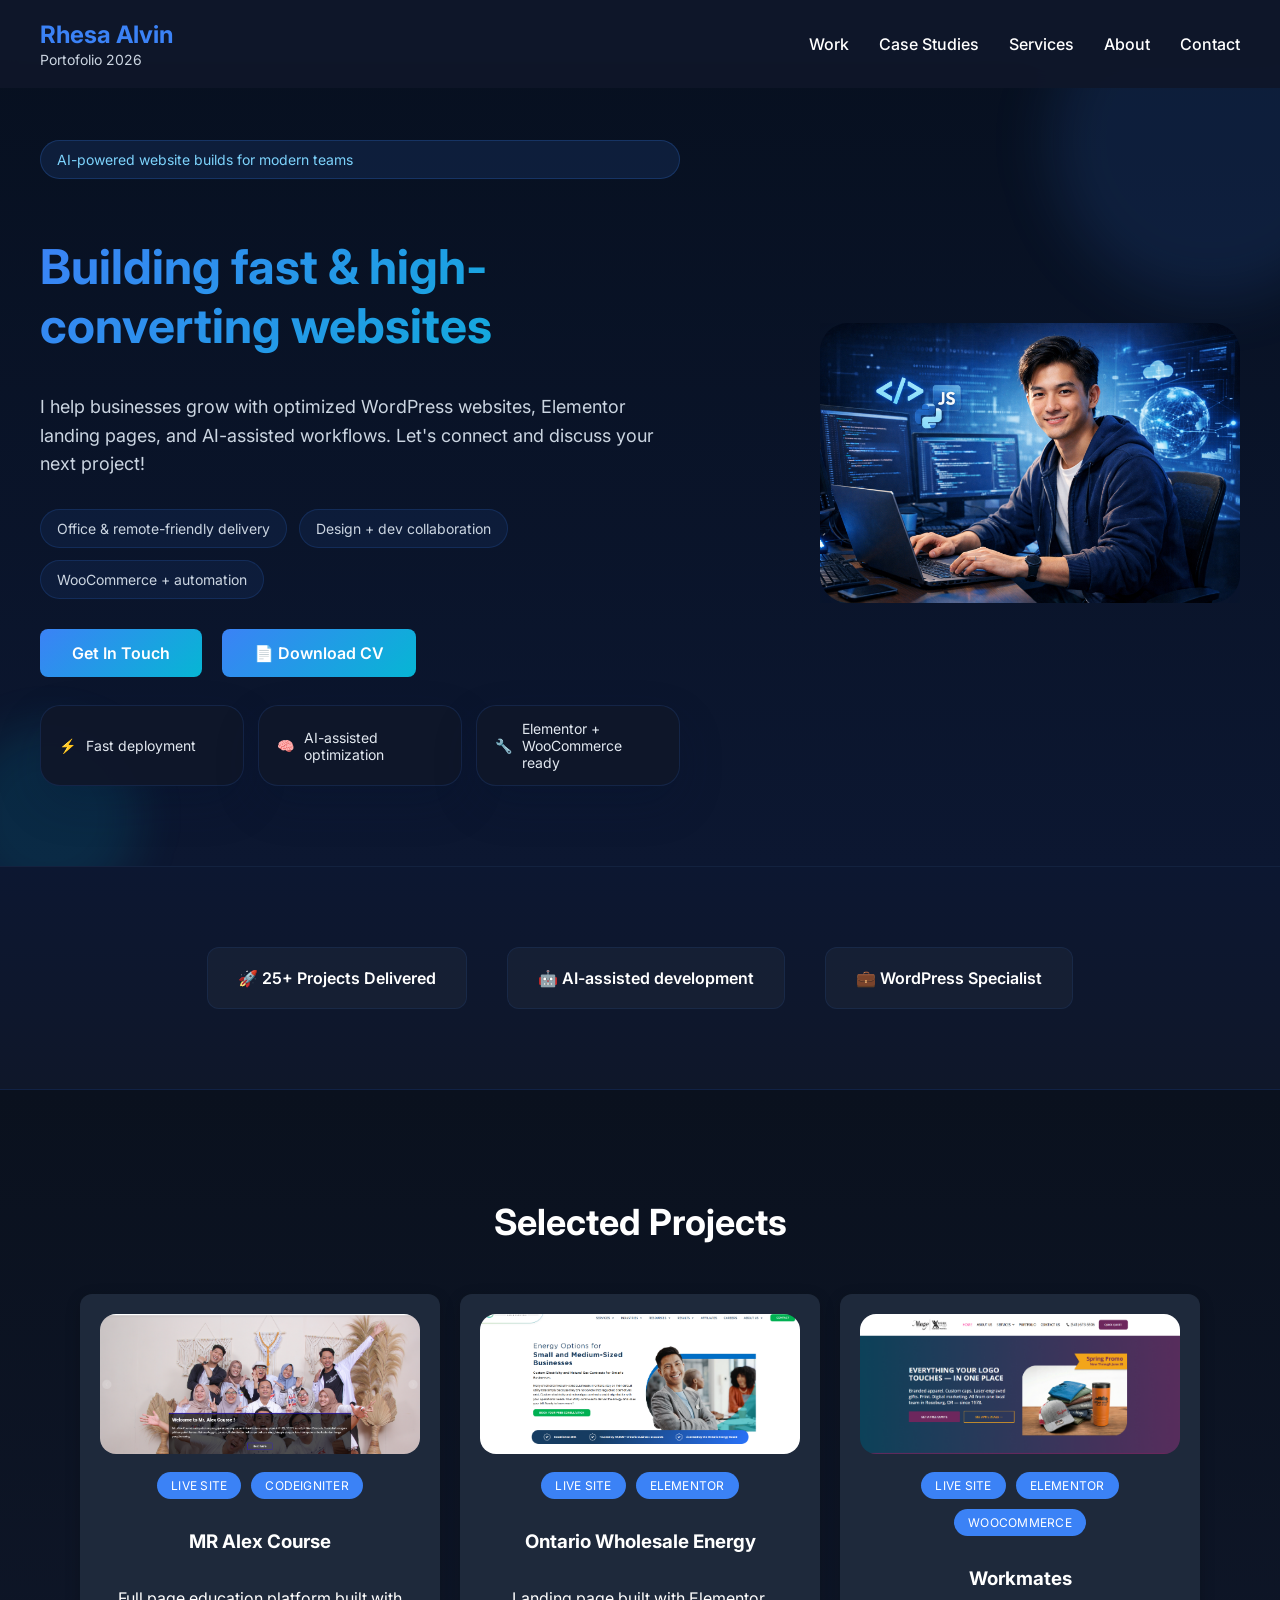
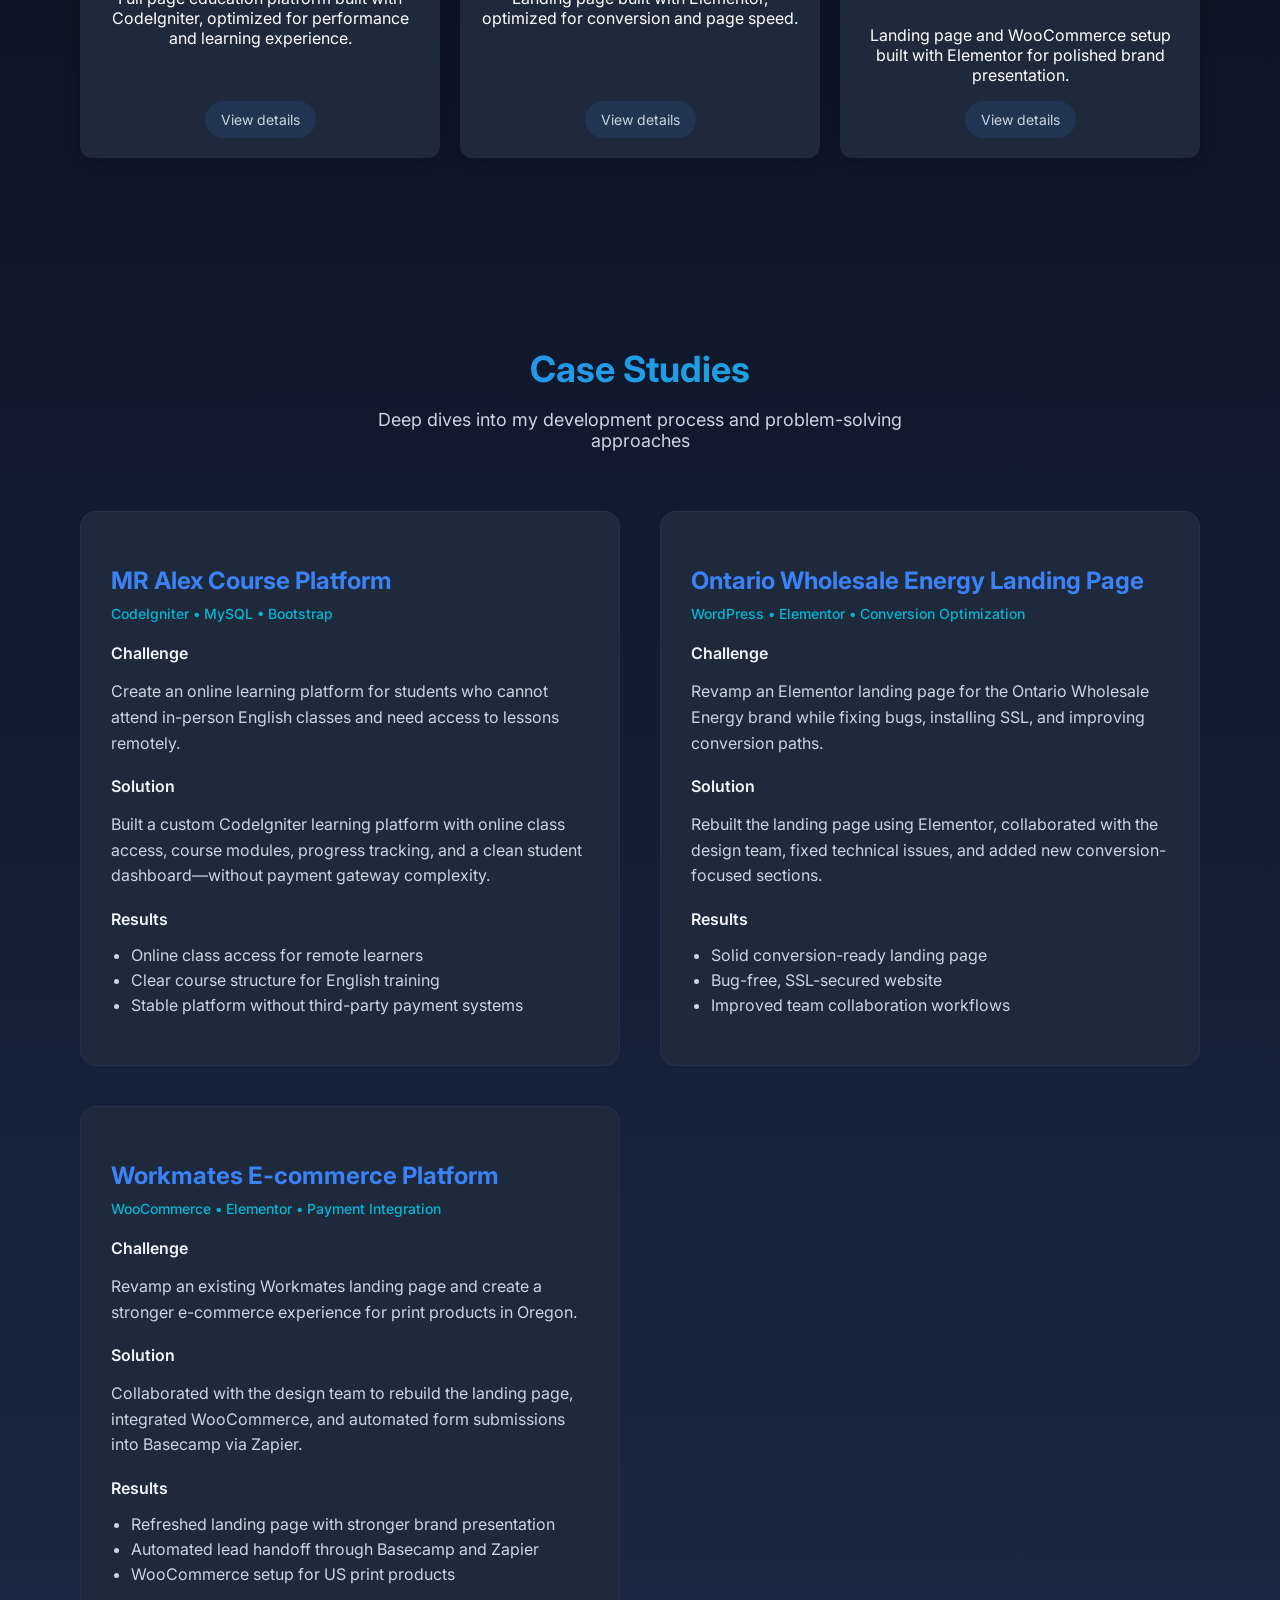
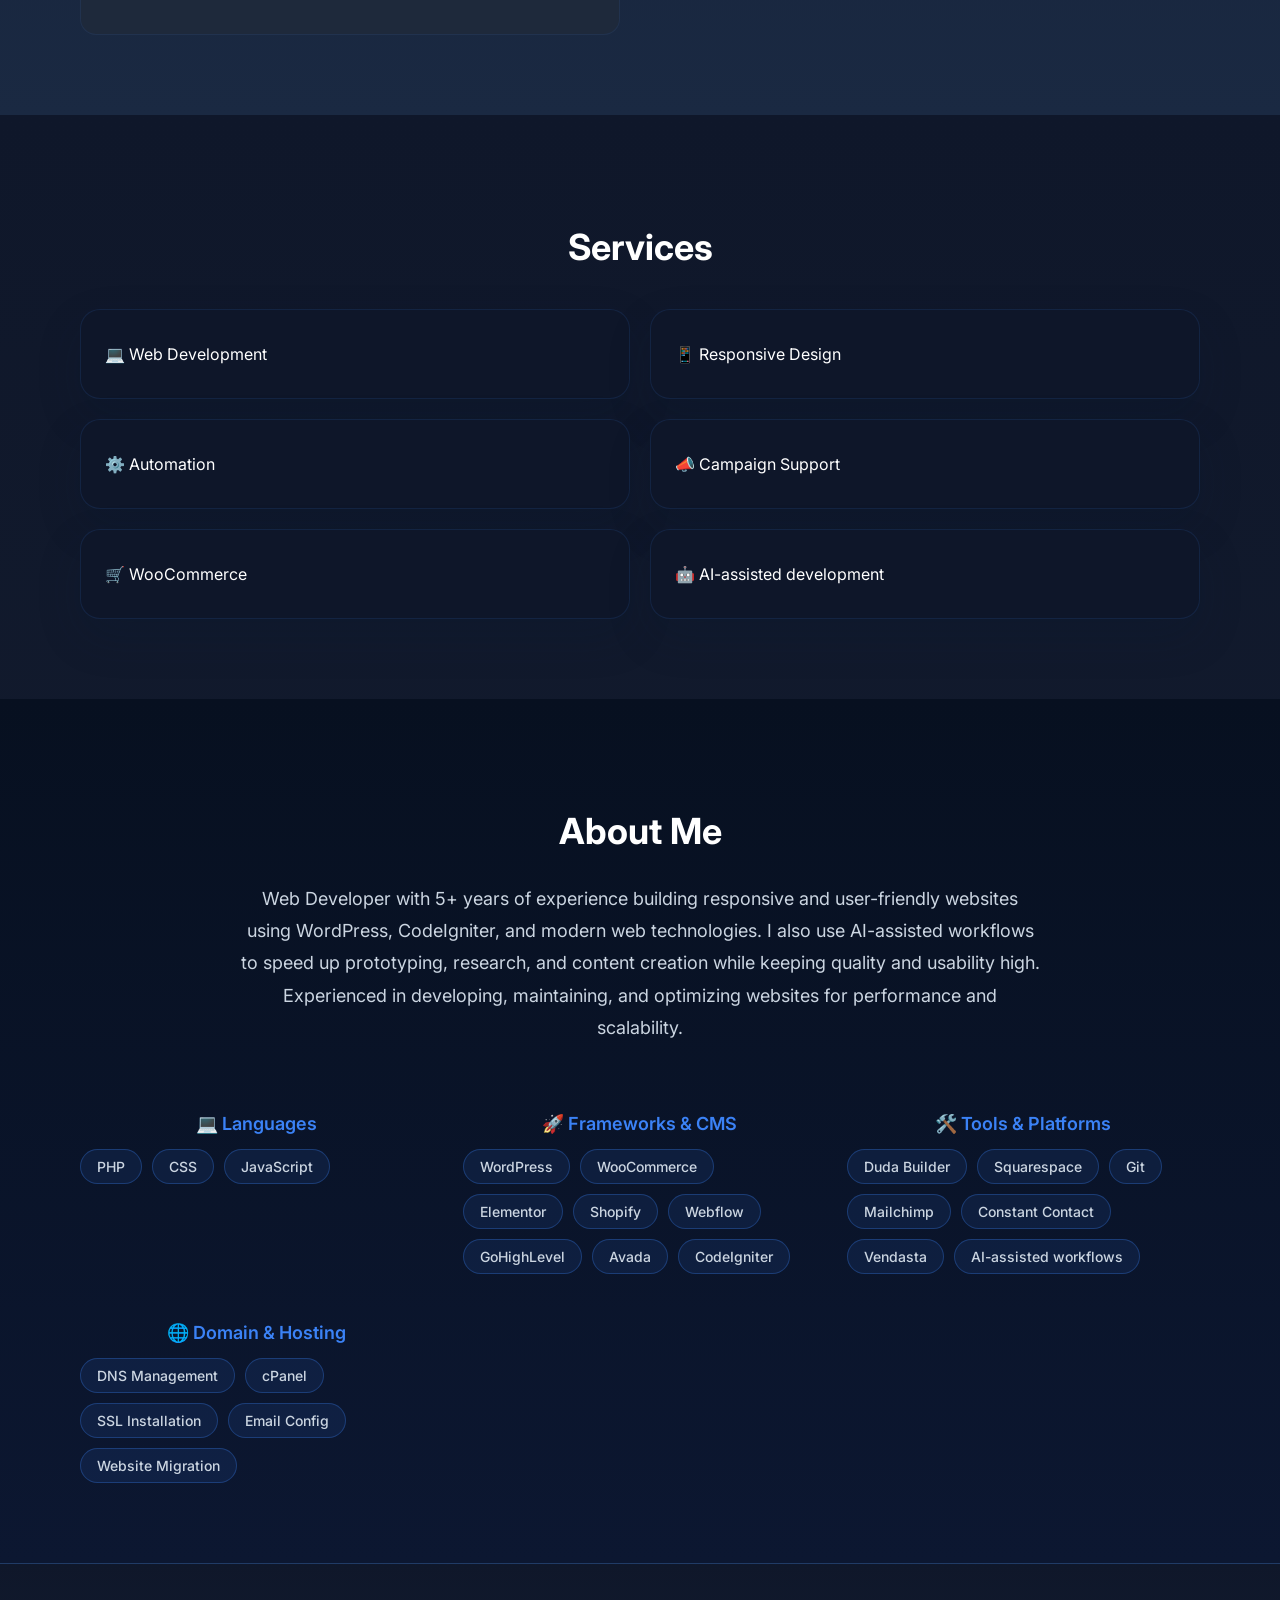
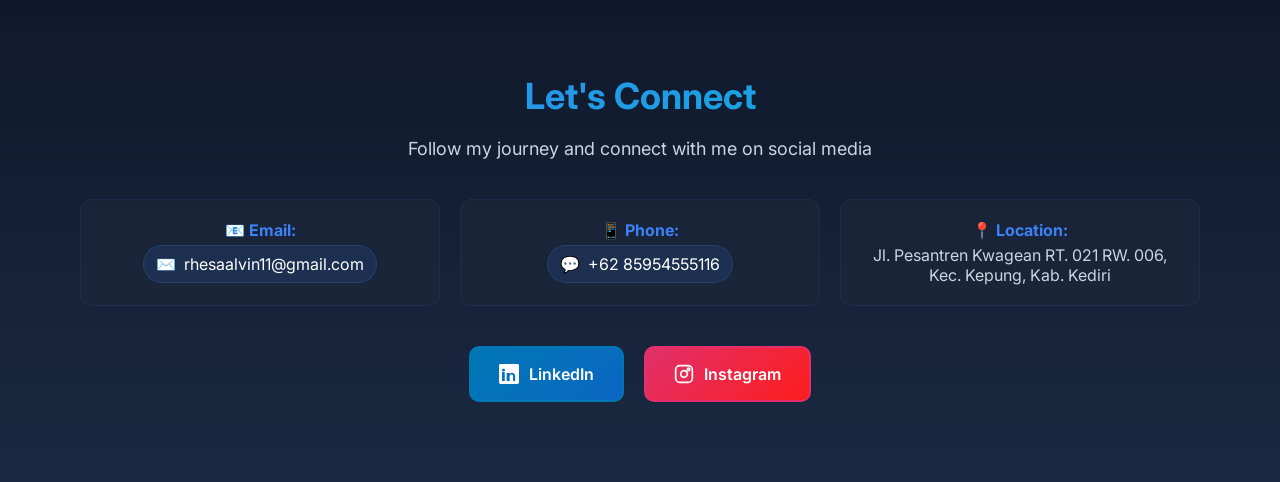
<file: index.html>
<!DOCTYPE html>
<html lang="en">
<head>
  <meta charset="UTF-8" />
  <meta name="viewport" content="width=device-width, initial-scale=1.0"/>
  <title>Rhesa Alvin | Web Developer</title>
<!-- Google tag (gtag.js) -->
<script async src="https://www.googletagmanager.com/gtag/js?id=G-L06T5509WV"></script>
<script>
  window.dataLayer = window.dataLayer || [];
  function gtag(){dataLayer.push(arguments);}
  gtag('js', new Date());

  gtag('config', 'G-L06T5509WV');
</script>
  <link rel="icon" type="image/svg+xml" href="data:image/svg+xml,<svg xmlns='http://www.w3.org/2000/svg' viewBox='0 0 100 100'><rect fill='%233b82f6' width='100' height='100'/><text x='50' y='65' font-size='60' font-weight='bold' fill='white' text-anchor='middle'>R</text></svg>">
  <link rel="stylesheet" href="style.css"/>
  <link href="https://fonts.googleapis.com/css2?family=Inter:wght@300;400;600;700&display=swap" rel="stylesheet">
</head>

<body>

<nav class="navbar">
  <div class="logo">Rhesa Alvin<br><span class="logo-subtitle">Portofolio 2026</span></div>
  <div class="nav-container">
    <ul class="nav-links">
      <li><a href="#projects">Work</a></li>
      <li><a href="#case-studies">Case Studies</a></li>
      <li><a href="#services">Services</a></li>
      <li><a href="#about">About</a></li>
      <li><a href="#contact">Contact</a></li>
    </ul>
    <div class="hamburger" id="hamburger">
      <span></span>
      <span></span>
      <span></span>
    </div>
  </div>
</nav>

<section class="hero">
  <div class="hero-inner">
    <div class="hero-content">
      <div class="hero-tag">AI-powered website builds for modern teams</div>
      <h1>Building fast & high-converting websites</h1>
      <p>I help businesses grow with optimized WordPress websites, Elementor landing pages, and AI-assisted workflows. Let's connect and discuss your next project!</p>
      <div class="hero-feature-list">
        <span>Office & remote-friendly delivery</span>
        <span>Design + dev collaboration</span>
        <span>WooCommerce + automation</span>
      </div>
      <div class="hero-buttons">
        <a href="mailto:rhesaalvin11@gmail.com" class="btn btn-primary">Get In Touch</a>
        <a href="assets/Rhesa_Alvin_Web_Developer_CV_2026.pdf" download class="btn btn-secondary">📄 Download CV</a>
      </div>
      <div class="hero-highlights">
        <div class="hero-chip"><span>⚡</span> Fast deployment</div>
        <div class="hero-chip"><span>🧠</span> AI-assisted optimization</div>
        <div class="hero-chip"><span>🔧</span> Elementor + WooCommerce ready</div>
      </div>
    </div>
    <div class="hero-image">
      <img src="assets/Confident programmer at modern workstation.png" alt="Confident programmer at modern workstation" class="hero-visual" />
    </div>
  </div>
</section>

<section class="stats">
  <div>🚀 25+ Projects Delivered</div>
  <div>🤖 AI-assisted development</div>
  <div>💼 WordPress Specialist</div>
</section>

<section id="projects" class="projects">
  <h2>Selected Projects</h2>

  <div class="project-grid">

    <div class="card project-card" data-title="MR Alex Course" data-description="Full page education platform built with CodeIgniter, optimized for performance and learning experience." data-tech="CodeIgniter" data-link="https://mralexcourse.co.id" data-screenshot="assets/mralexcourse-co-id.png">
      <div class="project-preview">
        <img src="assets/mr%20alex%20thumbnail.png" alt="MR Alex Course thumbnail">
      </div>
      <div>
        <div class="project-badges">
          <span class="project-badge">Live site</span>
          <span class="project-badge">CodeIgniter</span>
        </div>
        <h3>MR Alex Course</h3>
        <p>Full page education platform built with CodeIgniter, optimized for performance and learning experience.</p>
      </div>
      <span class="project-action">View details</span>
    </div>

    <div class="card project-card" data-title="Ontario Wholesale Energy" data-description="Landing page built with Elementor, optimized for conversion and page speed." data-tech="Elementor" data-link="https://ontariowholesaleenergy.com" data-screenshot="assets/ontariowholesaleenergy.png">
      <div class="project-preview">
        <img src="assets/ontario-thumbnail.png" alt="Ontario Wholesale Energy thumbnail">
      </div>
      <div>
        <div class="project-badges">
          <span class="project-badge">Live site</span>
          <span class="project-badge">Elementor</span>
        </div>
        <h3>Ontario Wholesale Energy</h3>
        <p>Landing page built with Elementor, optimized for conversion and page speed.</p>
      </div>
      <span class="project-action">View details</span>
    </div>

    <div class="card project-card" data-title="Workmates" data-description="Landing page and WooCommerce setup built with Elementor for polished brand presentation." data-tech="Elementor, WooCommerce" data-link="https://workmates.net" data-screenshot="assets/workmates.net.png">
      <div class="project-preview">
        <img src="assets/workmates-thumbnail.png" alt="Workmates thumbnail">
      </div>
      <div>
        <div class="project-badges">
          <span class="project-badge">Live site</span>
          <span class="project-badge">Elementor</span>
          <span class="project-badge">WooCommerce</span>
        </div>
        <h3>Workmates</h3>
        <p>Landing page and WooCommerce setup built with Elementor for polished brand presentation.</p>
      </div>
      <span class="project-action">View details</span>
    </div>
  </div>
</section>

<section id="case-studies" class="case-studies">
  <h2>Case Studies</h2>
  <p>Deep dives into my development process and problem-solving approaches</p>

  <div class="case-study-grid">
    <div class="case-study-card">
      <div class="case-study-header">
        <h3>MR Alex Course Platform</h3>
        <span class="case-study-tech">CodeIgniter • MySQL • Bootstrap</span>
      </div>
      <div class="case-study-content">
        <h4>Challenge</h4>
        <p>Create an online learning platform for students who cannot attend in-person English classes and need access to lessons remotely.</p>
        <h4>Solution</h4>
        <p>Built a custom CodeIgniter learning platform with online class access, course modules, progress tracking, and a clean student dashboard—without payment gateway complexity.</p>
        <h4>Results</h4>
        <ul>
          <li>Online class access for remote learners</li>
          <li>Clear course structure for English training</li>
          <li>Stable platform without third-party payment systems</li>
        </ul>
      </div>
    </div>

    <div class="case-study-card">
      <div class="case-study-header">
        <h3>Ontario Wholesale Energy Landing Page</h3>
        <span class="case-study-tech">WordPress • Elementor • Conversion Optimization</span>
      </div>
      <div class="case-study-content">
        <h4>Challenge</h4>
        <p>Revamp an Elementor landing page for the Ontario Wholesale Energy brand while fixing bugs, installing SSL, and improving conversion paths.</p>
        <h4>Solution</h4>
        <p>Rebuilt the landing page using Elementor, collaborated with the design team, fixed technical issues, and added new conversion-focused sections.</p>
        <h4>Results</h4>
        <ul>
          <li>Solid conversion-ready landing page</li>
          <li>Bug-free, SSL-secured website</li>
          <li>Improved team collaboration workflows</li>
        </ul>
      </div>
    </div>

    <div class="case-study-card">
      <div class="case-study-header">
        <h3>Workmates E-commerce Platform</h3>
        <span class="case-study-tech">WooCommerce • Elementor • Payment Integration</span>
      </div>
      <div class="case-study-content">
        <h4>Challenge</h4>
        <p>Revamp an existing Workmates landing page and create a stronger e-commerce experience for print products in Oregon.</p>
        <h4>Solution</h4>
        <p>Collaborated with the design team to rebuild the landing page, integrated WooCommerce, and automated form submissions into Basecamp via Zapier.</p>
        <h4>Results</h4>
        <ul>
          <li>Refreshed landing page with stronger brand presentation</li>
          <li>Automated lead handoff through Basecamp and Zapier</li>
          <li>WooCommerce setup for US print products</li>
        </ul>
      </div>
    </div>
  </div>
</section>

<div class="project-modal" id="projectModal" aria-hidden="true">
  <div class="modal-backdrop" id="modalBackdrop"></div>
  <div class="modal-card">
    <button class="modal-close" id="modalClose" aria-label="Close project preview">×</button>
    <div class="modal-image" id="modalImage"></div>
    <div class="modal-copy">
      <h3 id="modalTitle">Project Title</h3>
      <p id="modalDescription">Project description will appear here.</p>
      <div class="modal-tech" id="modalTech"></div>
      <a id="modalLink" href="#" target="_blank" class="btn btn-primary">Open project</a>
    </div>
  </div>
</div>

<section id="services" class="services">
  <h2>Services</h2>

  <div class="service-grid">
    <div class="service">💻 Web Development</div>
    <div class="service">📱 Responsive Design</div>
    <div class="service">⚙️ Automation</div>
    <div class="service">📣 Campaign Support</div>
    <div class="service">🛒 WooCommerce</div>
    <div class="service">🤖 AI-assisted development</div>
  </div>
</section>

<section id="about" class="about">
  <h2>About Me</h2>
  <p>
    Web Developer with 5+ years of experience building responsive and user-friendly websites using
    WordPress, CodeIgniter, and modern web technologies. I also use AI-assisted workflows to speed up
    prototyping, research, and content creation while keeping quality and usability high. Experienced in
    developing, maintaining, and optimizing websites for performance and scalability.
  </p>
  <div class="skills-grid">
    <div class="skill-category">
      <h3>💻 Languages</h3>
      <div class="skill-tags">
        <span class="skill-tag">PHP</span>
        <span class="skill-tag">CSS</span>
        <span class="skill-tag">JavaScript</span>
      </div>
    </div>
    <div class="skill-category">
      <h3>🚀 Frameworks & CMS</h3>
      <div class="skill-tags">
        <span class="skill-tag">WordPress</span>
        <span class="skill-tag">WooCommerce</span>
        <span class="skill-tag">Elementor</span>
        <span class="skill-tag">Shopify</span>
        <span class="skill-tag">Webflow</span>
        <span class="skill-tag">GoHighLevel</span>
        <span class="skill-tag">Avada</span>
        <span class="skill-tag">CodeIgniter</span>
      </div>
    </div>
    <div class="skill-category">
      <h3>🛠️ Tools & Platforms</h3>
      <div class="skill-tags">
        <span class="skill-tag">Duda Builder</span>
        <span class="skill-tag">Squarespace</span>
        <span class="skill-tag">Git</span>
        <span class="skill-tag">Mailchimp</span>
        <span class="skill-tag">Constant Contact</span>
        <span class="skill-tag">Vendasta</span>
        <span class="skill-tag">AI-assisted workflows</span>
      </div>
    </div>
    <div class="skill-category">
      <h3>🌐 Domain & Hosting</h3>
      <div class="skill-tags">
        <span class="skill-tag">DNS Management</span>
        <span class="skill-tag">cPanel</span>
        <span class="skill-tag">SSL Installation</span>
        <span class="skill-tag">Email Config</span>
        <span class="skill-tag">Website Migration</span>
      </div>
    </div>
  </div>
</section>

<section id="contact" class="contact">
  <h2>Let's Connect</h2>
  <p>Follow my journey and connect with me on social media</p>
  <div class="contact-info">
    <div class="contact-item">
      <strong>📧 Email:</strong> <a href="mailto:rhesaalvin11@gmail.com">rhesaalvin11@gmail.com</a>
    </div>
    <div class="contact-item">
      <strong>📱 Phone:</strong> <a href="https://wa.me/6285954555116" target="_blank" rel="noopener noreferrer">+62 85954555116</a>
    </div>
    <div class="contact-item">
      <strong>📍 Location:</strong> Jl. Pesantren Kwagean RT. 021 RW. 006, Kec. Kepung, Kab. Kediri
    </div>
  </div>
  <div class="social-links">
    <a href="https://www.linkedin.com/in/rhesa-alvin-valeriansyah/" target="_blank" class="social-btn linkedin-btn" title="LinkedIn">
      <svg xmlns="http://www.w3.org/2000/svg" width="24" height="24" viewBox="0 0 24 24" fill="currentColor">
        <path d="M20.447 20.452h-3.554v-5.569c0-1.328-.475-2.236-1.986-2.236-1.081 0-1.722.725-2.004 1.424-.103.249-.129.599-.129.949v5.432h-3.554s.047-8.81 0-9.728h3.554v1.375c.427-.659 1.191-1.592 2.897-1.592 2.117 0 3.704 1.381 3.704 4.355v5.59zM5.337 9.052c-1.137 0-1.885-.758-1.885-1.706 0-.975.748-1.707 1.924-1.707 1.177 0 1.886.732 1.906 1.707 0 .948-.729 1.706-1.945 1.706zm1.581 11.4H3.656V9.724h3.262v10.728zM22.224 0H1.771C.792 0 0 .774 0 1.729v20.542C0 23.227.792 24 1.771 24h20.451c.979 0 1.778-.773 1.778-1.729V1.729C24 .774 23.203 0 22.224 0"/>
      </svg>
      LinkedIn
    </a>
    <a href="https://instagram.com/rhesaav" target="_blank" class="social-btn instagram-btn" title="Instagram">
      <svg xmlns="http://www.w3.org/2000/svg" width="24" height="24" viewBox="0 0 24 24" fill="none" stroke="currentColor" stroke-width="2" stroke-linecap="round" stroke-linejoin="round">
        <rect x="2" y="2" width="20" height="20" rx="5" ry="5"/>
        <path d="M16 11.37A4 4 0 1 1 12.63 8 4 4 0 0 1 16 11.37"/>
        <circle cx="17.5" cy="6.5" r="1.5"/>
      </svg>
      Instagram
    </a>
  </div>
</section>

<script src="script.js"></script>
</body>
</html>
</file>
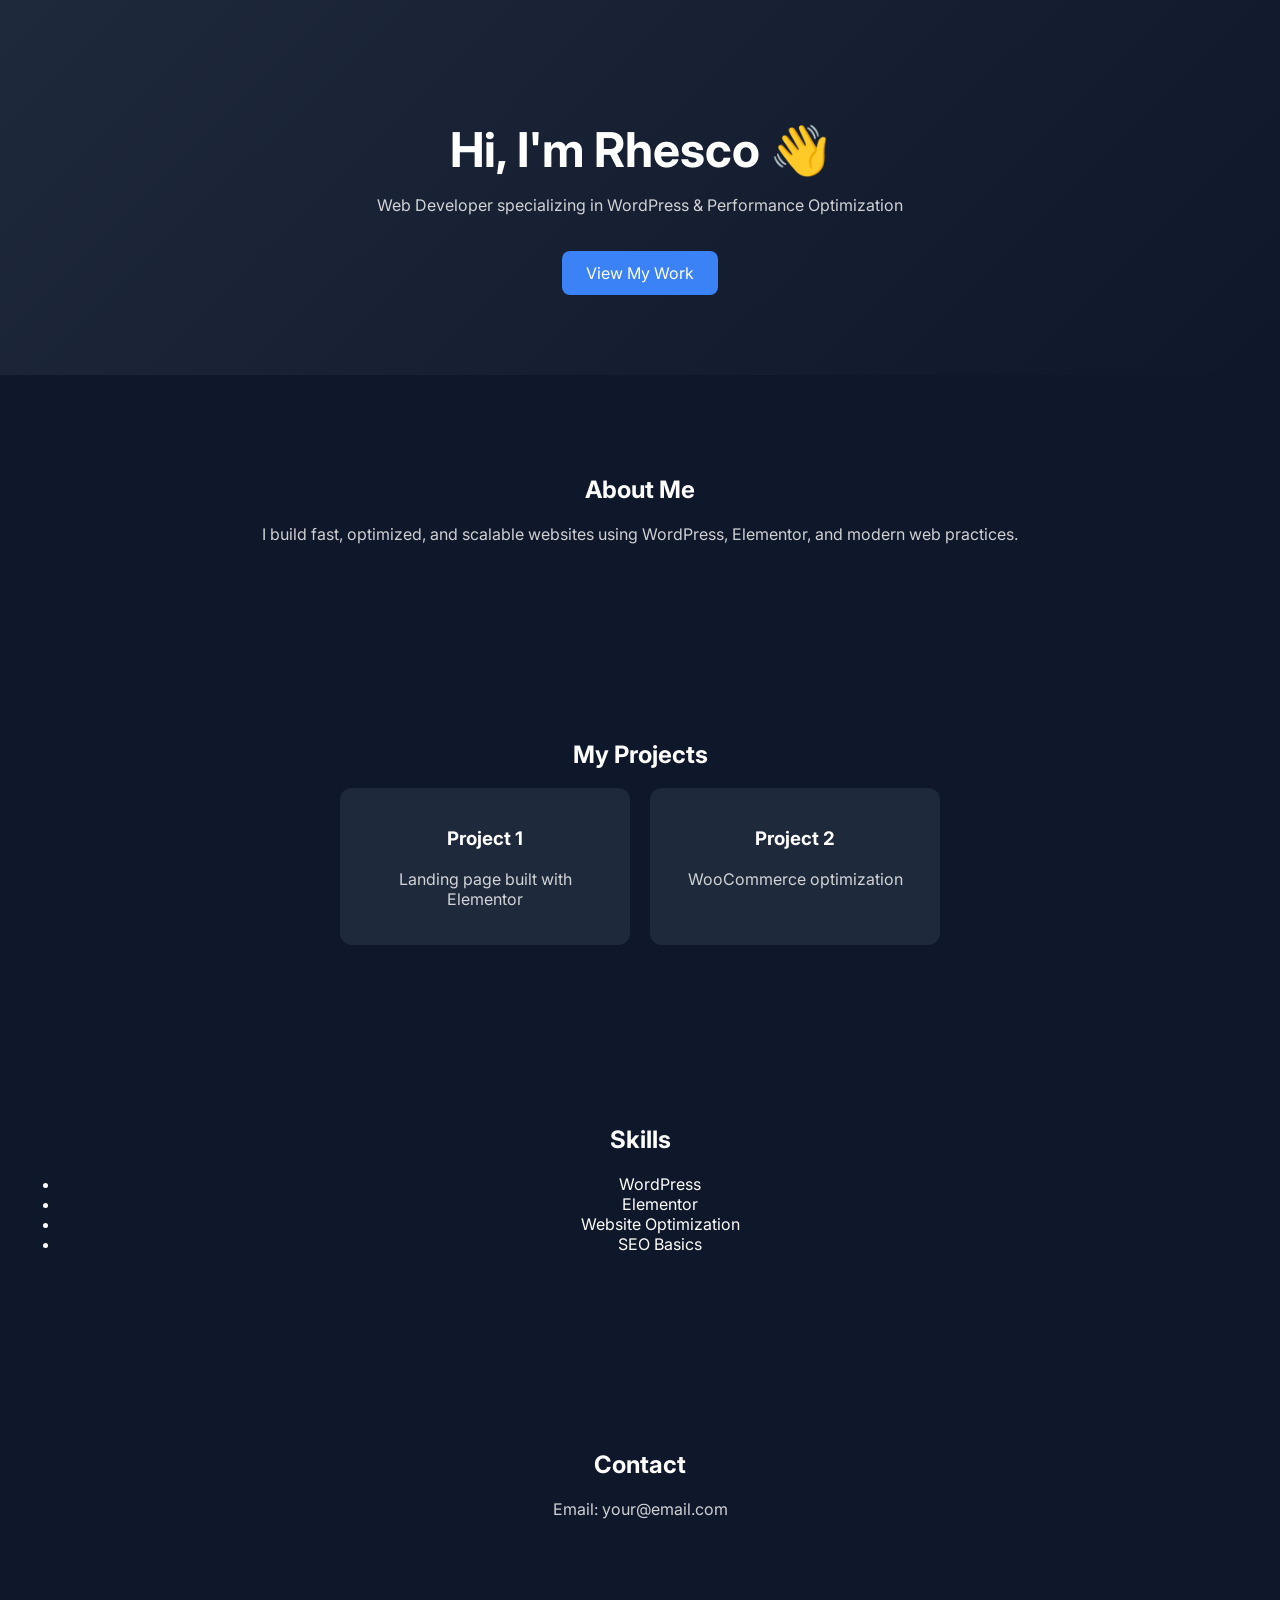
<file: Portofolio/index.html>
<!DOCTYPE html>
<html lang="en">
<head>
  <meta charset="UTF-8" />
  <meta name="viewport" content="width=device-width, initial-scale=1.0"/>
  <title>Rhesco | Web Developer</title>
<!-- Google tag (gtag.js) -->
<script async src="https://www.googletagmanager.com/gtag/js?id=G-L06T5509WV"></script>
<script>
  window.dataLayer = window.dataLayer || [];
  function gtag(){dataLayer.push(arguments);}
  gtag('js', new Date());

  gtag('config', 'G-L06T5509WV');
</script>
  <link rel="stylesheet" href="style.css"/>
  <link href="https://fonts.googleapis.com/css2?family=Inter:wght@300;400;600&display=swap" rel="stylesheet">
</head>
<body>

  <!-- HERO -->
  <section class="hero">
    <h1>Hi, I'm Rhesco 👋</h1>
    <p>Web Developer specializing in WordPress & Performance Optimization</p>
    <a href="#projects" class="btn">View My Work</a>
  </section>

  <!-- ABOUT -->
  <section class="about">
    <h2>About Me</h2>
    <p>
      I build fast, optimized, and scalable websites using WordPress, Elementor, and modern web practices.
    </p>
  </section>

  <!-- PROJECTS -->
  <section id="projects" class="projects">
    <h2>My Projects</h2>
    <div class="project-grid">

      <div class="card">
        <h3>Project 1</h3>
        <p>Landing page built with Elementor</p>
      </div>

      <div class="card">
        <h3>Project 2</h3>
        <p>WooCommerce optimization</p>
      </div>

    </div>
  </section>

  <!-- SKILLS -->
  <section class="skills">
    <h2>Skills</h2>
    <ul>
      <li>WordPress</li>
      <li>Elementor</li>
      <li>Website Optimization</li>
      <li>SEO Basics</li>
    </ul>
  </section>

  <!-- CONTACT -->
  <section class="contact">
    <h2>Contact</h2>
    <p>Email: your@email.com</p>
  </section>

</body>
</html>
</file>
<file: style.css>
*, *::before, *::after {
  box-sizing: border-box;
}

body {
  margin: 0;
  font-family: 'Inter', sans-serif;
  background: #0f172a;
  color: #fff;
  overflow-x: hidden;
}

html {
  scroll-padding-top: 90px;
}

section {
  scroll-margin-top: 90px;
}

/* CONTAINER */
section {
  padding: 80px 40px;
  width: 100%;
}

/* NAVBAR */
.navbar {
  position: fixed;
  width: 100%;
  top: 0;
  padding: 20px 40px;
  display: flex;
  justify-content: space-between;
  align-items: center;
  background: rgba(15, 23, 42, 0.95);
  backdrop-filter: blur(10px);
  z-index: 999;
  box-sizing: border-box;
}

.logo {
  font-weight: 700;
  font-size: 24px;
  color: #3b82f6;
  flex-shrink: 0;
}

.logo-subtitle {
  font-size: 14px;
  color: #cbd5e1;
  font-weight: 400;
  display: block;
  margin-top: 2px;
}

.nav-container {
  display: flex;
  align-items: center;
}

.nav-links {
  display: flex;
  gap: 30px;
  list-style: none;
  margin: 0;
  padding: 0;
}

.nav-links li {
  margin: 0;
}

.nav-links a {
  color: white;
  text-decoration: none;
  transition: color 0.3s ease;
  font-weight: 500;
}

.nav-links a:hover {
  color: #3b82f6;
}

.hamburger {
  display: none;
  flex-direction: column;
  cursor: pointer;
  gap: 4px;
}

.hero-tag {
  display: inline-flex;
  align-items: center;
  gap: 10px;
  background: rgba(59, 130, 246, 0.12);
  color: #7dd3fc;
  border: 1px solid rgba(59, 130, 246, 0.22);
  padding: 10px 16px;
  border-radius: 999px;
  font-size: 14px;
  margin-bottom: 18px;
}

.hero-feature-list {
  display: flex;
  flex-wrap: wrap;
  gap: 12px;
  margin-bottom: 30px;
  justify-content: flex-start;
}

.hero-feature-list span {
  background: rgba(59, 130, 246, 0.08);
  border: 1px solid rgba(59, 130, 246, 0.16);
  color: #cbd5e1;
  padding: 10px 16px;
  border-radius: 999px;
  font-size: 14px;
}

.hero-highlights {
  display: grid;
  grid-template-columns: repeat(3, minmax(0, 1fr));
  gap: 14px;
  margin-top: 28px;
}

.hero-chip {
  display: inline-flex;
  align-items: center;
  gap: 10px;
  padding: 14px 18px;
  border-radius: 20px;
  background: rgba(15, 23, 42, 0.95);
  border: 1px solid rgba(59, 130, 246, 0.14);
  color: #e2e8f0;
  font-size: 14px;
  box-shadow: 0 18px 45px rgba(7, 22, 52, 0.2);
}

.hero-image {
  flex: 1;
  min-width: 0;
  display: flex;
  align-items: center;
  justify-content: center;
  max-width: 420px;
  position: relative;
  overflow: hidden;
  transition: transform 0.25s ease-out;
}

.hero-image img {
  width: 100%;
  max-width: 420px;
  border-radius: 28px;
  box-shadow: 0 30px 70px rgba(7, 22, 52, 0.35);
  object-fit: cover;
}

.hero-image::before {
  content: "";
  position: absolute;
  width: 140px;
  height: 140px;
  border-radius: 50%;
  background: rgba(59, 130, 246, 0.08);
  top: -20px;
  right: 8px;
  z-index: -1;
}

.hero-image::after {
  content: "";
  position: absolute;
  width: 100px;
  height: 100px;
  border-radius: 50%;
  background: rgba(6, 182, 212, 0.08);
  bottom: -20px;
  left: 10px;
  z-index: -1;
}


.hamburger span {
  width: 25px;
  height: 3px;
  background: white;
  transition: 0.3s;
  border-radius: 2px;
}

.hamburger.active span:nth-child(1) {
  transform: rotate(-45deg) translate(-5px, 5px);
}

.hamburger.active span:nth-child(2) {
  opacity: 0;
}

.hamburger.active span:nth-child(3) {
  transform: rotate(45deg) translate(-5px, -5px);
}

/* HERO */
.hero {
  position: relative;
  overflow: hidden;
  width: 100%;
  max-width: none;
  min-height: calc(100vh - 120px);
  padding: 80px 0;
  margin-top: 60px;
  background: linear-gradient(180deg, #071020 0%, #0c1731 100%);
}

.hero-inner {
  display: flex;
  flex-direction: row;
  align-items: center;
  justify-content: space-between;
  gap: 60px;
  width: 100%;
  max-width: 1400px;
  margin: 0 auto;
  padding: 0 40px;
}

.hero::before {
  content: "";
  position: absolute;
  width: 320px;
  height: 320px;
  border-radius: 50%;
  background: rgba(59, 130, 246, 0.12);
  top: -80px;
  right: -90px;
  filter: blur(28px);
  z-index: 0;
}

.hero::after {
  content: "";
  position: absolute;
  width: 180px;
  height: 180px;
  border-radius: 50%;
  background: rgba(6, 182, 212, 0.12);
  bottom: -40px;
  left: -40px;
  filter: blur(22px);
  z-index: 0;
}

.hero-content,
.hero-image {
  position: relative;
  z-index: 1;
}

.hero-content {
  flex: 1;
  min-width: 0;
  text-align: left;
  display: flex;
  flex-direction: column;
  justify-content: center;
  max-width: 640px;
}

.hero-image {
  flex: 1;
  min-width: 0;
  display: flex;
  align-items: center;
  justify-content: center;
  max-width: 420px;
}

.hero-image img {
  width: 100%;
  max-width: 420px;
  border-radius: 28px;
  box-shadow: 0 30px 70px rgba(7, 22, 52, 0.35);
  object-fit: cover;
}

.image-placeholder {
  width: 100%;
  max-width: 320px;
  aspect-ratio: 1;
  background: linear-gradient(135deg, rgba(59, 130, 246, 0.1) 0%, rgba(6, 182, 212, 0.1) 100%);
  border-radius: 20px;
  border: 2px solid rgba(59, 130, 246, 0.2);
  display: flex;
  align-items: center;
  justify-content: center;
  animation: float 3s ease-in-out infinite;
}

.hero-content h1 {
  font-size: 48px;
  margin-bottom: 20px;
  background: linear-gradient(135deg, #3b82f6 0%, #06b6d4 100%);
  -webkit-background-clip: text;
  -webkit-text-fill-color: transparent;
  background-clip: text;
}

.hero-content p {
  font-size: 18px;
  color: #cbd5e1;
  margin-bottom: 30px;
  line-height: 1.6;
}

.hero-buttons {
  display: flex;
  gap: 20px;
  flex-wrap: wrap;
}

.btn-secondary {
  background: rgba(59, 130, 246, 0.1);
  border: 2px solid #3b82f6;
  color: #3b82f6;
  font-weight: 600;
}

.btn-secondary:hover {
  background: #3b82f6;
  color: white;
  transform: translateY(-3px);
  box-shadow: 0 12px 30px rgba(59, 130, 246, 0.4);
}

.hero-image {
  flex: 1;
  display: flex;
  align-items: center;
  justify-content: center;
}

.image-placeholder {
  width: 100%;
  max-width: 400px;
  aspect-ratio: 1;
  background: linear-gradient(135deg, rgba(59, 130, 246, 0.1) 0%, rgba(6, 182, 212, 0.1) 100%);
  border-radius: 20px;
  border: 2px solid rgba(59, 130, 246, 0.2);
  display: flex;
  align-items: center;
  justify-content: center;
  animation: float 3s ease-in-out infinite;
}

@keyframes float {
  0%, 100% { transform: translateY(0px); }
  50% { transform: translateY(-20px); }
}

.image-placeholder svg {
  width: 80%;
  height: 80%;
}

.btn {
  display: inline-block;
  padding: 14px 32px;
  background: linear-gradient(135deg, #3b82f6 0%, #06b6d4 100%);
  color: white;
  text-decoration: none;
  border-radius: 8px;
  transition: all 0.3s ease;
  font-weight: 600;
  font-size: 16px;
  border: none;
  cursor: pointer;
  width: fit-content;
}

.btn:hover {
  transform: translateY(-3px);
  box-shadow: 0 12px 30px rgba(59, 130, 246, 0.4);
}

.btn-primary {
  background: linear-gradient(135deg, #3b82f6 0%, #06b6d4 100%);
}

/* STATS */
.stats {
  display: flex;
  justify-content: center;
  gap: 40px;
  padding: 80px 0;
  flex-wrap: wrap;
  background: linear-gradient(180deg, #0c1731 0%, #0f172a 100%);
  border-top: 1px solid rgba(59, 130, 246, 0.1);
  border-bottom: 1px solid rgba(59, 130, 246, 0.1);
}

.stats > div {
  padding: 20px 30px;
  background: rgba(30, 41, 59, 0.5);
  border-radius: 12px;
  border: 1px solid rgba(59, 130, 246, 0.1);
  font-weight: 600;
  font-size: 16px;
}

/* PROJECTS */
.projects {
  background: linear-gradient(180deg, #0a111e 0%, #0f172a 100%);
  padding: 80px 40px;
}

.projects h2 {
  margin-bottom: 50px;
  font-size: 36px;
  text-align: center;
}

.project-grid {
  display: flex;
  gap: 20px;
  justify-content: center;
  flex-wrap: wrap;
  width: 100%;
  max-width: 1400px;
  margin: 0 auto;
  padding: 0 40px;
}

.project-card {
  cursor: pointer;
  position: relative;
  flex: 1 1 280px;
  max-width: 360px;
  min-width: 260px;
  text-align: center;
  display: flex;
  flex-direction: column;
}

.project-card > div:nth-child(2) {
  flex: 1;
  display: flex;
  flex-direction: column;
}

.project-card .project-preview {
  height: 140px;
  border-radius: 16px;
  background: linear-gradient(135deg, rgba(59, 130, 246, 0.2), rgba(6, 182, 212, 0.1));
  margin-bottom: 18px;
  overflow: hidden;
}

.project-card .project-preview img {
  width: 100%;
  height: 100%;
  object-fit: cover;
  display: block;
}

.project-card .project-action {
  display: inline-flex;
  align-items: center;
  justify-content: center;
  margin: 18px auto 0;
  padding: 10px 16px;
  border-radius: 999px;
  background: rgba(59, 130, 246, 0.12);
  color: #cbd5e1;
  font-size: 14px;
  transition: all 0.3s ease;
  margin-top: auto;
}

.project-badges {
  display: flex;
  flex-wrap: wrap;
  gap: 10px;
  justify-content: center;
  margin-bottom: 12px;
}

.project-badge {
  display: inline-block;
  padding: 6px 14px;
  border-radius: 999px;
  background: #3b82f6;
  color: white;
  font-size: 12px;
  letter-spacing: .02em;
  text-transform: uppercase;
}

.modal-tech {
  display: flex;
  flex-wrap: wrap;
  gap: 10px;
  margin-bottom: 24px;
}

.modal-tech .project-badge {
  background: rgba(59, 130, 246, 0.15);
  color: #cbd5e1;
  border: 1px solid rgba(59, 130, 246, 0.2);
}

.project-card:hover .project-action {
  background: #3b82f6;
  color: white;
  transform: translateY(-2px);
}

.project-modal {
  position: fixed;
  inset: 0;
  display: none;
  align-items: center;
  justify-content: center;
  z-index: 1000;
}

.project-modal.active {
  display: flex;
}

.modal-backdrop {
  position: absolute;
  inset: 0;
  background: rgba(0, 0, 0, 0.72);
}

.modal-card {
  position: relative;
  width: min(960px, calc(100% - 40px));
  max-width: 960px;
  display: grid;
  grid-template-columns: 1fr 1fr;
  gap: 30px;
  padding: 30px;
  border-radius: 24px;
  background: rgba(15, 23, 42, 0.98);
  border: 1px solid rgba(255, 255, 255, 0.08);
  box-shadow: 0 28px 80px rgba(0, 0, 0, 0.35);
  z-index: 1001;
}

.modal-close {
  position: absolute;
  top: 20px;
  right: 20px;
  width: 40px;
  height: 40px;
  border: none;
  border-radius: 50%;
  background: rgba(255, 255, 255, 0.08);
  color: white;
  font-size: 26px;
  cursor: pointer;
  z-index: 1002;
}

.modal-image {
  min-height: 320px;
  border-radius: 22px;
  background: linear-gradient(135deg, rgba(59, 130, 246, 0.1) 0%, rgba(6, 182, 212, 0.1) 100%);
  display: flex;
  align-items: center;
  justify-content: center;
  overflow: hidden;
}

.modal-image::before {
  content: "Full page screenshot preview";
  color: rgba(203, 213, 225, 0.7);
  font-size: 16px;
  text-align: center;
  max-width: 80%;
}

.modal-image.has-image::before {
  content: "";
}

.modal-copy {
  display: flex;
  flex-direction: column;
  justify-content: center;
}

.modal-copy h3 {
  font-size: 30px;
  margin-bottom: 20px;
}

.modal-copy p {
  color: #cbd5e1;
  line-height: 1.7;
  margin-bottom: 30px;
}

.modal-copy .btn {
  width: fit-content;
}

@media (max-width: 920px) {
  .modal-card {
    grid-template-columns: 1fr;
  }

  .modal-copy {
    text-align: center;
  }

  .modal-tech {
    justify-content: center;
  }

  .modal-copy .btn {
    margin: 0 auto;
  }
}


.card {
  background: #1e293b;
  padding: 20px;
  border-radius: 12px;
  width: 250px;
  transition: all 0.6s ease-out;
  box-shadow: 0 4px 15px rgba(0, 0, 0, 0.2);
}

.card:hover {
  transform: translateY(-10px);
  box-shadow: 0 8px 25px rgba(59, 130, 246, 0.2);
  background: #334155;
}

/* CASE STUDIES */
.case-studies {
  background: linear-gradient(180deg, #0f172a 0%, #1a2942 100%);
  padding: 80px 40px;
}

.case-studies h2 {
  font-size: 36px;
  margin-bottom: 10px;
  text-align: center;
  background: linear-gradient(135deg, #3b82f6 0%, #06b6d4 100%);
  -webkit-background-clip: text;
  -webkit-text-fill-color: transparent;
  background-clip: text;
}

.case-studies > p {
  font-size: 18px;
  color: #cbd5e1;
  margin-bottom: 60px;
  max-width: 600px;
  margin-left: auto;
  margin-right: auto;
  text-align: center;
}

.case-study-grid {
  display: grid;
  grid-template-columns: repeat(auto-fit, minmax(350px, 1fr));
  gap: 40px;
  width: 100%;
  max-width: 1400px;
  margin: 0 auto;
  padding: 0 40px;
}

.case-study-card {
  background: #1e293b;
  padding: 30px;
  border-radius: 16px;
  border: 1px solid rgba(59, 130, 246, 0.1);
  transition: all 0.3s ease;
  text-align: left;
}

.case-study-card:hover {
  transform: translateY(-5px);
  box-shadow: 0 8px 25px rgba(59, 130, 246, 0.2);
  border-color: rgba(59, 130, 246, 0.3);
}

.case-study-header {
  margin-bottom: 20px;
}

.case-study-header h3 {
  font-size: 24px;
  margin-bottom: 8px;
  color: #3b82f6;
}

.case-study-tech {
  font-size: 14px;
  color: #06b6d4;
  font-weight: 500;
}

.case-study-content h4 {
  font-size: 16px;
  color: #f1f5f9;
  margin: 20px 0 10px 0;
  font-weight: 600;
}

.case-study-content p {
  color: #cbd5e1;
  line-height: 1.6;
  margin-bottom: 15px;
}

.case-study-content ul {
  color: #cbd5e1;
  padding-left: 20px;
  margin-bottom: 20px;
}

.case-study-content li {
  margin-bottom: 5px;
}

/* SERVICES */
.services {
  background: linear-gradient(180deg, rgba(15, 23, 42, 0.08) 0%, rgba(30, 41, 59, 0.14) 100%);
  padding: 80px 40px;
  text-align: center;
}

.services h2 {
  margin-bottom: 40px;
  font-size: 36px;
  text-align: center;
}

.service-grid {
  display: grid;
  grid-template-columns: repeat(2, minmax(0, 1fr));
  gap: 20px;
  width: 100%;
  max-width: 1400px;
  margin: 0 auto;
  padding: 0 40px;
}

.service {
  background: rgba(15, 23, 42, 0.9);
  padding: 24px;
  border-radius: 20px;
  transition: all 0.4s ease;
  box-shadow: 0 18px 45px rgba(7, 22, 52, 0.16);
  border: 1px solid rgba(59, 130, 246, 0.12);
  display: flex;
  align-items: center;
  gap: 16px;
  min-height: 90px;
}

.service:hover {
  transform: translateY(-4px);
  box-shadow: 0 22px 55px rgba(7, 22, 52, 0.2);
}

/* ABOUT */
.about {
  background: linear-gradient(180deg, #071020 0%, #0c1731 100%);
  padding: 80px 40px;
  text-align: center;
}

.about h2 {
  text-align: center;
  font-size: 36px;
  margin-bottom: 30px;
}

.about p {
  font-size: 18px;
  line-height: 1.8;
  color: #cbd5e1;
  max-width: 800px;
  margin: 0 auto 50px auto;
  text-align: center;
}

.skills-grid {
  display: grid;
  grid-template-columns: repeat(auto-fit, minmax(280px, 1fr));
  gap: 30px;
  width: 100%;
  max-width: 1400px;
  margin: 0 auto;
  padding: 0 40px;
}

.skill-category h3 {
  color: #3b82f6;
  margin-bottom: 15px;
  font-size: 18px;
  font-weight: 600;
}

.skill-tags {
  display: flex;
  flex-wrap: wrap;
  gap: 10px;
}

.skill-tag {
  background: rgba(59, 130, 246, 0.1);
  border: 1px solid rgba(59, 130, 246, 0.3);
  color: #cbd5e1;
  padding: 8px 16px;
  border-radius: 20px;
  font-size: 14px;
  font-weight: 500;
  transition: all 0.3s ease;
}

.skill-tag:hover {
  background: #3b82f6;
  color: white;
  transform: translateY(-2px);
}

/* CONTACT */
.contact {
  padding: 80px 40px;
  text-align: center;
  background: linear-gradient(180deg, #0f172a 0%, #1a2942 100%);
  border-top: 1px solid rgba(59, 130, 246, 0.2);
}

.contact h2 {
  font-size: 36px;
  margin-bottom: 20px;
  text-align: center;
  background: linear-gradient(135deg, #3b82f6 0%, #06b6d4 100%);
  -webkit-background-clip: text;
  -webkit-text-fill-color: transparent;
  background-clip: text;
}

.contact p {
  font-size: 18px;
  color: #cbd5e1;
  margin-bottom: 40px;
  text-align: center;
}

.contact-info {
  display: grid;
  grid-template-columns: repeat(auto-fit, minmax(250px, 1fr));
  gap: 20px;
  margin-bottom: 40px;
  width: 100%;
  max-width: 1400px;
  margin-left: auto;
  margin-right: auto;
  padding: 0 40px;
}

.contact-item {
  background: rgba(30, 41, 59, 0.5);
  padding: 20px;
  border-radius: 12px;
  border: 1px solid rgba(59, 130, 246, 0.1);
  font-size: 16px;
  color: #cbd5e1;
}

.contact-item strong {
  color: #3b82f6;
  display: block;
  margin-bottom: 5px;
}

.contact-item a {
  color: #fff;
  text-decoration: none;
  display: inline-flex;
  align-items: center;
  gap: 8px;
  padding: 8px 12px;
  border-radius: 999px;
  background: rgba(59, 130, 246, 0.12);
  border: 1px solid rgba(59, 130, 246, 0.2);
  transition: all 0.25s ease;
}

.contact-item a:hover {
  background: #3b82f6;
  color: white;
  transform: translateY(-1px);
}

.contact-item a[href^="mailto:"]::before {
  content: "✉️";
}

.contact-item a[href*="wa.me"]::before {
  content: "💬";
}

.social-links {
  display: flex;
  gap: 20px;
  justify-content: center;
  margin-top: 40px;
  flex-wrap: wrap;
}

.social-btn {
  display: inline-flex;
  align-items: center;
  gap: 10px;
  padding: 16px 28px;
  color: white;
  text-decoration: none;
  border-radius: 10px;
  transition: all 0.3s ease;
  font-weight: 600;
  border: 2px solid;
  font-size: 16px;
}

.linkedin-btn {
  background: linear-gradient(135deg, #0077b5 0%, #0a66c2 100%);
  border-color: #0077b5;
}

.linkedin-btn:hover {
  transform: translateY(-4px);
  box-shadow: 0 12px 35px rgba(0, 119, 181, 0.4);
}

.instagram-btn {
  background: linear-gradient(135deg, #e1306c 0%, #fd1d1d 100%);
  border-color: #e1306c;
}

.instagram-btn:hover {
  transform: translateY(-4px);
  box-shadow: 0 12px 35px rgba(225, 48, 108, 0.4);
}

.social-btn svg {
  width: 20px;
  height: 20px;
}

/* RESPONSIVE */
@media (max-width: 768px) {
  .navbar {
    padding: 15px 20px;
  }

  .hamburger {
    display: flex;
  }

  .nav-links {
    display: none;
  }
  .case-study-content p {
    text-align: left;
  }

  .nav-links.active {
    display: flex;
    flex-direction: column;
    position: absolute;
    top: 100%;
    left: 0;
    right: 0;
    background: rgba(15, 23, 42, 0.98);
    backdrop-filter: blur(16px);
    padding: 20px 16px 24px;
    gap: 18px;
    border-top: 1px solid rgba(59, 130, 246, 0.12);
    z-index: 998;
  }

  .nav-links.active li {
    width: 100%;
  }

  .nav-links.active a {
    width: 100%;
    text-align: center;
    padding: 10px 0;
    display: block;
  }

  .nav-links.active a:hover {
    color: #7dd3fc;
  }

  section {
    padding: 60px 20px;
  }

  section h2 {
    text-align: center;
  }

  section h1,
  section h3,
  section p {
    text-align: center;
  }

  .case-studies {
    text-align: center;
  }

  .case-studies > p {
    text-align: center;
    margin-left: auto;
    margin-right: auto;
  }

  .case-study-grid {
    padding: 0 20px;
  }

  .case-study-card {
    text-align: left;
  }

  .service-grid {
    padding: 0 20px;
  }

  .project-grid {
    padding: 0 20px;
  }

  .contact-info {
    padding: 0 20px;
  }

  .skills-grid {
    padding: 0 20px;
  }

  .hero {
    padding: 40px 0 50px;
    margin-top: 70px;
  }

  .hero-inner {
    flex-direction: column;
    gap: 28px;
    padding: 0 16px;
  }

  .hero-content {
    text-align: center;
    align-items: center;
    order: 2;
  }

  .hero-image {
    order: 1;
  }

  .hero-tag {
    margin-left: auto;
    margin-right: auto;
    margin-top: 20px;
  }

  .hero-content h1 {
    font-size: 32px;
  }

  .hero-content p {
    font-size: 16px;
  }

  .hero-feature-list {
    justify-content: center;
  }

  .hero-highlights {
    grid-template-columns: 1fr;
    width: 100%;
  }

  .hero-highlights .hero-chip {
    justify-content: center;
    width: 100%;
    max-width: 420px;
    margin: 0 auto;
  }

  .hero-buttons {
    flex-direction: column;
    align-items: center;
    gap: 15px;
    width: 100%;
  }

  .btn {
    width: min(100%, 320px);
    max-width: 100%;
    text-align: center;
  }

  .hero-image {
    width: 100%;
    max-width: 100%;
  }

  .hero-image::before,
  .hero-image::after {
    display: none;
  }

  .image-placeholder {
    max-width: 100%;
  }

  .case-study-header h3{
    text-align: left;
  }


  .project-card {
    max-width: 100%;
    min-width: auto;
  }

  .project-preview {
    height: 180px;
  }

  .project-card .project-preview img {
    object-position: center top;
  }

  .case-study-grid {
    grid-template-columns: 1fr;
    gap: 30px;
  }

  .case-study-card {
    padding: 20px;
    max-width: 100%;
    box-sizing: border-box;
  }

  .skills-grid {
    grid-template-columns: 1fr;
    gap: 20px;
  }

  .skill-tags {
    justify-content: center;
  }

  .contact-info {
    grid-template-columns: 1fr;
  }

  .stats {
    flex-direction: column;
    gap: 20px;
    padding: 60px 20px;
  }

  .stats > div {
    padding: 15px 20px;
    text-align: center;
  }

  .about,
  .contact {
    padding: 60px 20px;
  }

  .about h2,
  .contact h2 {
    font-size: 28px;
  }

  .social-links {
    gap: 15px;
  }

  .social-btn {
    padding: 12px 20px;
    font-size: 14px;
  }
}

@media (max-width: 1024px) {
  .service-grid {
    grid-template-columns: 1fr;
  }
}
</file>
<file: Portofolio/style.css>
body {
  margin: 0;
  font-family: 'Inter', sans-serif;
  background: #0f172a;
  color: #fff;
}

section {
  padding: 80px 20px;
  text-align: center;
}

.hero {
  background: linear-gradient(135deg, #1e293b, #0f172a);
}

h1 {
  font-size: 48px;
  margin-bottom: 10px;
}

p {
  opacity: 0.8;
}

.btn {
  display: inline-block;
  margin-top: 20px;
  padding: 12px 24px;
  background: #3b82f6;
  color: white;
  text-decoration: none;
  border-radius: 8px;
  transition: 0.3s;
}

.btn:hover {
  background: #2563eb;
}

.project-grid {
  display: flex;
  gap: 20px;
  justify-content: center;
  flex-wrap: wrap;
}

.card {
  background: #1e293b;
  padding: 20px;
  border-radius: 12px;
  width: 250px;
  transition: 0.3s;
}

.card:hover {
  transform: translateY(-5px);
}
</file>
